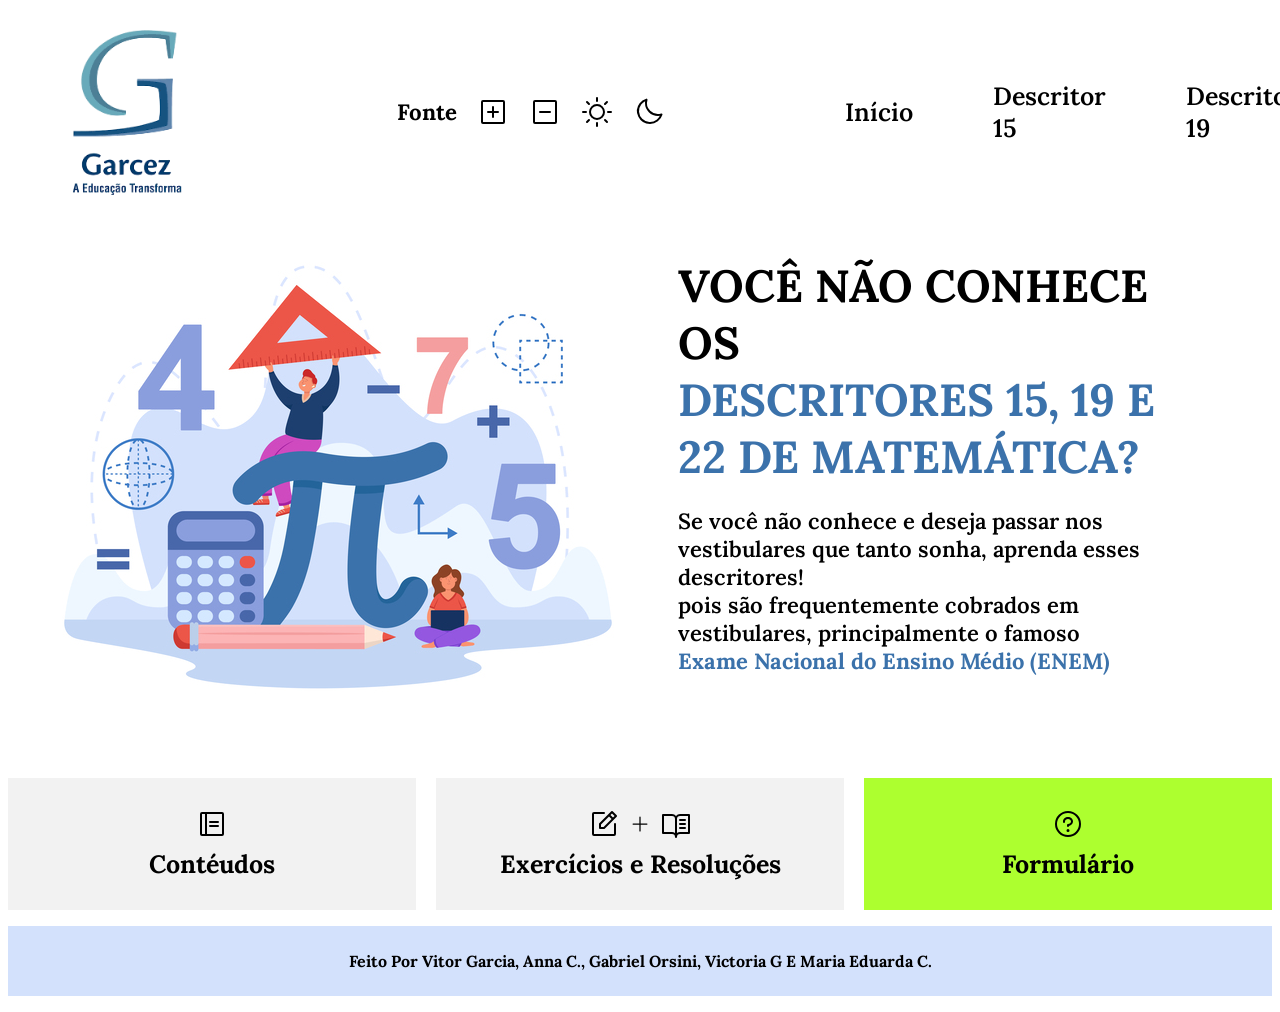
<file: index.html>
<!DOCTYPE html>
<html lang="pt-br">

<head>
    <meta charset="UTF-8">
    <meta http-equiv="X-UA-Compatible" content="IE=edge">
    <meta name="viewport" content="width=device-width, initial-scale=1.0">
    <link rel="stylesheet" href="style.css">
    <link rel="preconnect" href="https://fonts.googleapis.com">
    <link rel="preconnect" href="https://fonts.gstatic.com" crossorigin>
    <script src="jquery.js" defer></script>
    <link href="https://fonts.googleapis.com/css2?family=Lora:ital,wght@0,400..700;1,400..700&display=swap"
        rel="stylesheet">
    <script src="https://code.jquery.com/jquery-3.7.1.js"
        integrity="sha256-eKhayi8LEQwp4NKxN+CfCh+3qOVUtJn3QNZ0TciWLP4=" crossorigin="anonymous"></script>
    <title>Projeto Descritores</title>
</head>

<body class="lora">
    <header>
        <div class="MenuHeader">
            <img src="LogoGarcez.png" class="LogoGarcez NoFilter">
            <ol class="OrderItensMenu">
                <li class="Fontli">
                    <div class="FontEdit">
                        <h3 class="TextFontEdit">Fonte</h3>
                        <img src="plus-square.svg" alt="Aumento de Fonte" class="AumentarFonte">
                        <img src="minus-square.svg" alt="Diminuir Fonte" class="DiminuirFonte">
                        <img src="sun.svg" alt="Claro" class="FundoClaro">
                        <img src="moon.svg" alt="Escuro" class="FundoEscuro">
                    </div>
                </li>
                <li><a href="index.html">Início</a></li>
                <li><a href="Descritor15.html">Descritor 15</a></li>
                <li><a href="Descritor19.html">Descritor 19</a></li>
                <li><a href="Descritor22.html">Descritor 22</a></li>
            </ol>
        </div>
    </header>
    <section id="SlideHome">
        <img src="ImagemInicial.jpg" class="ImagemSlide">
        <div class="TextoSlide">
            <h2>Você não conhece os <br><span class="DestaqueFrase"> descritores 15, 19 e 22 de Matemática?</span></h2>
            <p>Se você não conhece e deseja passar nos vestibulares que tanto sonha, aprenda esses descritores!<br> pois
                são
                frequentemente cobrados em vestibulares, principalmente o famoso<br><span class="DestaqueFrase"> Exame
                    Nacional do Ensino Médio (ENEM)</span>
            </p>
        </div>
    </section>
    <section id="InfoDesc">
        <div class="BoxDesc BoxDesc1">
            <img src="notebook.svg" class="IconeBoxDesc BoxDesc1">
            <h4>Contéudos</h4>
            <div class="SelectDescritores SlideLinkConteudos displaynone">
                <a href="Descritor15.html">
                    <h4>Descritor 15</h4>
                </a>
                <a href="Descritor19.html">
                    <h4>Descritor 19</h4>
                </a>
                <a href="Descritor22.html">
                    <h4>Descritor 22</h4>
                </a>
            </div>
        </div>
        <div class="BoxDesc BoxDesc2">
            <div class="ItensBox">
                <div class="IconsBox">
                    <img src="note-pencil.svg" class="IconeBoxDesc BoxDesc1"><img src="plus.svg"
                        class="IconeBoxDesc BoxDesc1 PlusIcon"><img src="book-open-text.svg" class="IconeBoxDesc BoxDesc1">
                </div>
                <h4>Exercícios e Resoluções</h4>
            </div>
            <div class="SelectDescritores SlideLinkExerc displaynone">
                <a href="Descritor15.html">
                    <h4>Descritor 15</h4>
                </a>
                <a href="Descritor19.html">
                    <h4>Descritor 19</h4>
                </a>
                <a href="Descritor22.html">
                    <h4>Descritor 22</h4>
                </a>
            </div>
        </div>
        <div class="BoxDesc BoxDesc4">
            <img src="question.svg" class="IconeBoxDesc BoxDesc1">
            <h4 class="SlideForm">Formulário</h4>
            <div class="SelectDescritores SlideLinkForm displaynone">
                <a
                    href="https://docs.google.com/forms/d/e/1FAIpQLSdbkL9qC94tm0UdOYwMH_DcyF7UCLGTzrGEkCjVICwkDyb1ow/viewform?usp=header">
                    <h4>Descritor 15</h4>
                </a>
                <a
                    href="https://docs.google.com/forms/d/e/1FAIpQLSegiKS-7MsleckZM6lScFOgL7s2Eqm52YU-xeF4rBx6DcRyNw/viewform">
                    <h4>Descritor 19</h4>
                </a>
                <a
                    href="https://docs.google.com/forms/d/e/1FAIpQLSfGC9x-3KBnA1hMh3zB_QRE6SvQz9oqa_OpZEfAOtMI3tONGg/viewform?usp=header">
                    <h4>Descritor 22</h4>
                </a>
            </div>
        </div>
    </section>

    <footer>
        <p>feito por Vitor Garcia, Anna C., Gabriel Orsini, Victoria G e Maria Eduarda C.</p>
    </footer>
</body>

</html>
</file>
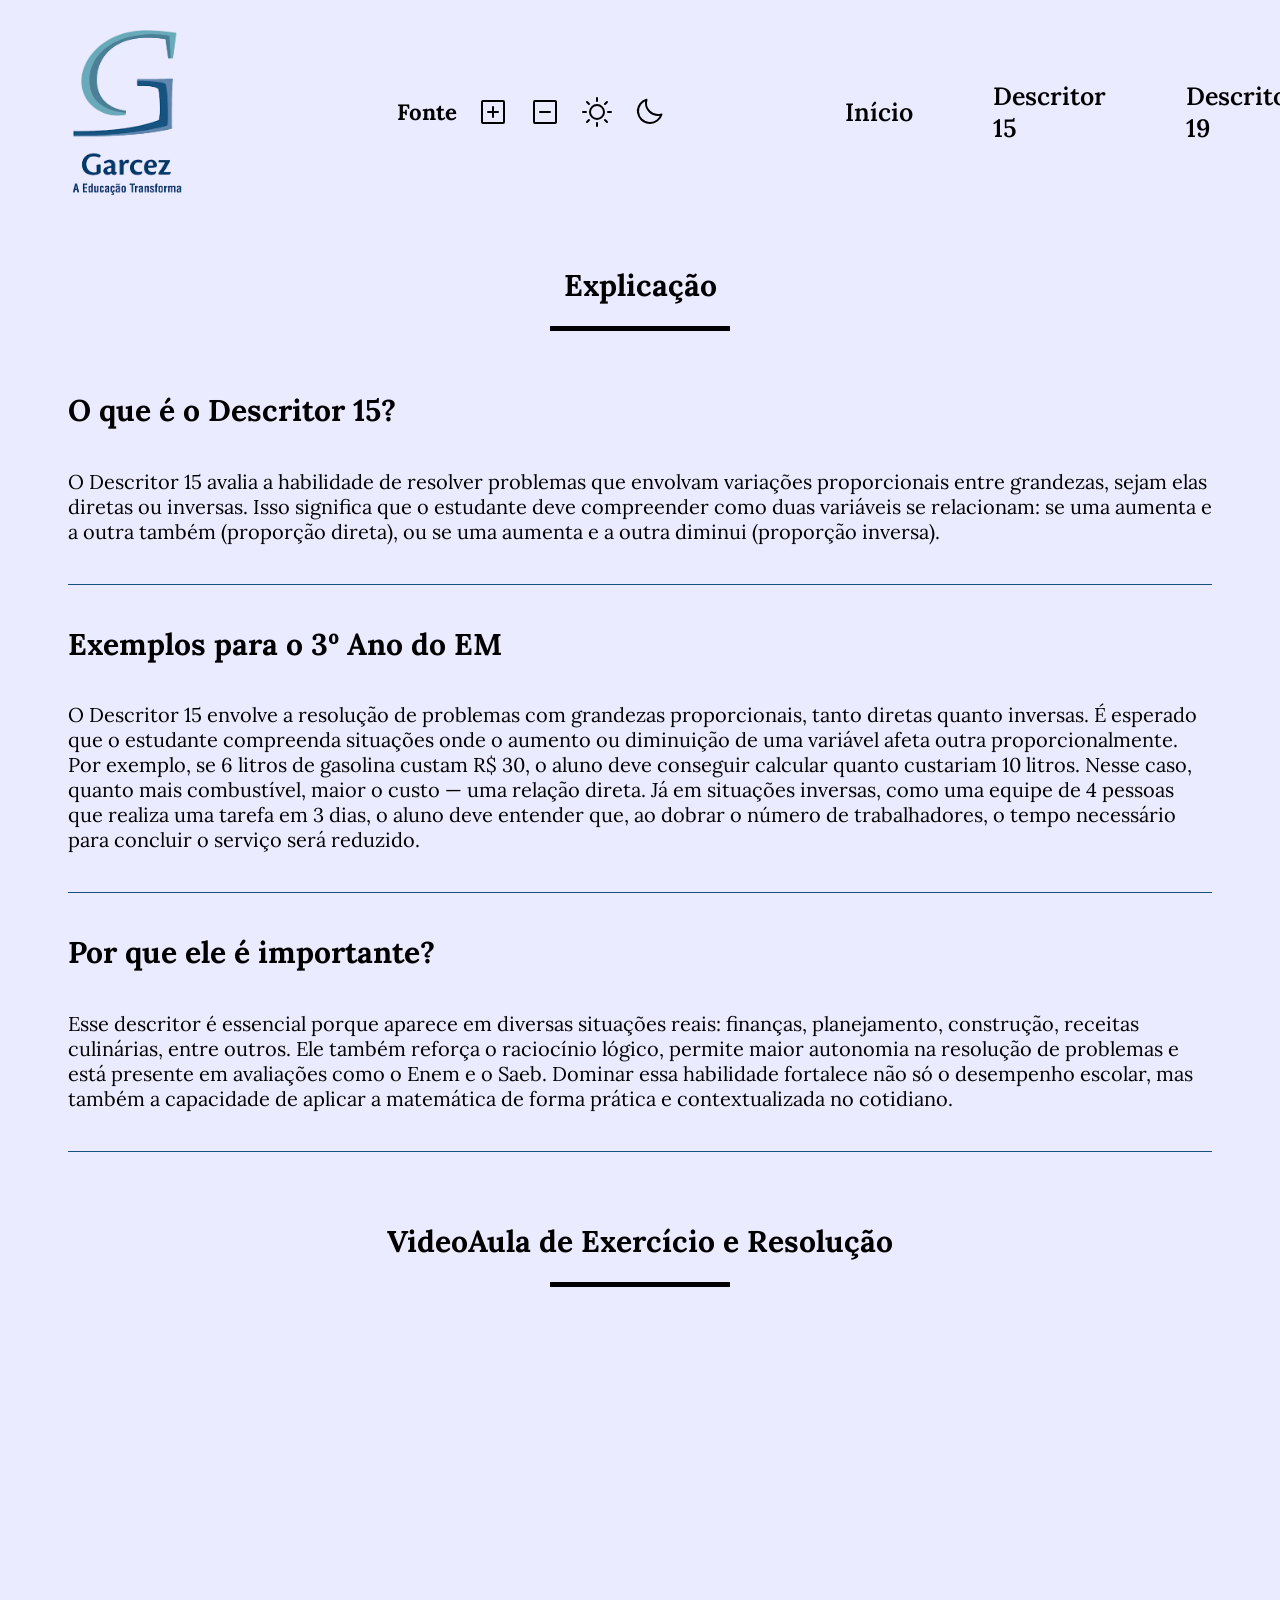
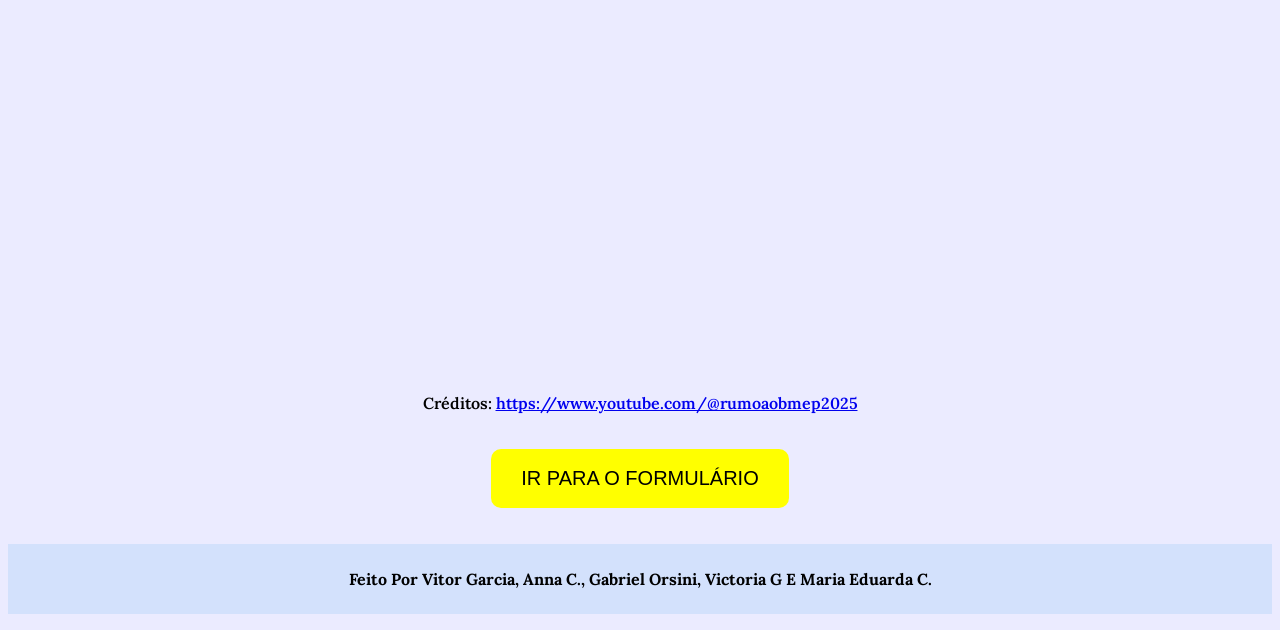
<file: Descritor15.html>
<!DOCTYPE html>
<html lang="pt-br">

<head>
    <meta charset="UTF-8">
    <meta http-equiv="X-UA-Compatible" content="IE=edge">
    <meta name="viewport" content="width=device-width, initial-scale=1.0">
    <link rel="stylesheet" href="style.css">
    <link rel="preconnect" href="https://fonts.googleapis.com">
    <link rel="preconnect" href="https://fonts.gstatic.com" crossorigin>
    <script src="jquery.js" defer></script>
    <link href="https://fonts.googleapis.com/css2?family=Lora:ital,wght@0,400..700;1,400..700&display=swap"
        rel="stylesheet">
    <script src="https://code.jquery.com/jquery-3.7.1.js"
        integrity="sha256-eKhayi8LEQwp4NKxN+CfCh+3qOVUtJn3QNZ0TciWLP4=" crossorigin="anonymous"></script>
    <title>Descritor 15 - Projeto Descritores</title>
</head>

<body class="lora d15bdy">
    <header>
        <div class="MenuHeader">
            <img src="LogoGarcez.png" class="LogoGarcez NoFilter">
            <ol class="OrderItensMenu">
                <li class="Fontli">
                    <div class="FontEdit">
                        <h3 class="TextFontEdit">Fonte</h3>
                        <img src="plus-square.svg" alt="Aumento de Fonte" class="AumentarFonte">
                        <img src="minus-square.svg" alt="Diminuir Fonte" class="DiminuirFonte">
                        <img src="sun.svg" alt="Claro" class="FundoClaro">
                        <img src="moon.svg" alt="Escuro" class="FundoEscuro">
                    </div>
                </li>
                <li><a href="index.html">Início</a></li>
                <li><a href="Descritor15.html" class="Desc15">Descritor 15</a></li>
                <li><a href="Descritor19.html" class="Desc19">Descritor 19</a></li>
                <li><a href="Descritor22.html" class="Desc22">Descritor 22</a></li>
            </ol>
        </div>
    </header>
    <section id="Conteudo15">
        <div class="Explicacao15 Desativado explicacao" id="explicacao15">
            <div class="Titulos15">
                <h3>Explicação</h3>
                <div class="LineTitulo"></div>
            </div>
            <h4>O que é o Descritor 15?</h4>
            <p>O Descritor 15 avalia a habilidade de resolver problemas que envolvam variações proporcionais entre
                grandezas, sejam elas diretas ou inversas. Isso significa que o estudante deve compreender como duas
                variáveis se relacionam: se uma aumenta e a outra também (proporção direta), ou se uma aumenta e a outra
                diminui (proporção inversa).</p>
            <div class="LineLight"></div>

            <h4>Exemplos para o 3º Ano do EM</h4>

            <p>O Descritor 15 envolve a resolução de problemas com grandezas proporcionais, tanto diretas quanto
                inversas. É esperado que o estudante compreenda situações onde o aumento ou diminuição de uma variável
                afeta outra proporcionalmente. Por exemplo, se 6 litros de gasolina custam R$ 30, o aluno deve conseguir
                calcular quanto custariam 10 litros. Nesse caso, quanto mais combustível, maior o custo — uma relação
                direta. Já em situações inversas, como uma equipe de 4 pessoas que realiza uma tarefa em 3 dias, o aluno
                deve entender que, ao dobrar o número de trabalhadores, o tempo necessário para concluir o serviço será
                reduzido.</p>

            <div class="LineLight"></div>

            <h4>Por que ele é importante?</h4>
            <p>Esse descritor é essencial porque aparece em diversas situações reais: finanças, planejamento,
                construção, receitas culinárias, entre outros. Ele também reforça o raciocínio lógico, permite maior
                autonomia na resolução de problemas e está presente em avaliações como o Enem e o Saeb. Dominar essa
                habilidade fortalece não só o desempenho escolar, mas também a capacidade de aplicar a matemática de
                forma prática e contextualizada no cotidiano.</p>

            <div class="LineLight"></div>
        </div>
        <div class="VideoAula15 Desativado videoaula" id="videoaula15">
            <div class="Titulos15">
                <h3>VideoAula de Exercício e Resolução</h3>
                <div class="LineTitulo"></div>
            </div>

            <iframe width="1120" height="630" src="https://www.youtube.com/embed/Cfc00XscSss?si=tvPE0BNGA1VH0_Kw"
                title="YouTube video player" frameborder="0"
                allow="accelerometer; autoplay; clipboard-write; encrypted-media; gyroscope; picture-in-picture; web-share"
                referrerpolicy="strict-origin-when-cross-origin" allowfullscreen></iframe>

            <p>Créditos: <a href="https://www.youtube.com/@rumoaobmep2025">https://www.youtube.com/@rumoaobmep2025</a>
            </p>
            <a target="_blank" class="EditTextButton"
                href="https://docs.google.com/forms/d/e/1FAIpQLSdbkL9qC94tm0UdOYwMH_DcyF7UCLGTzrGEkCjVICwkDyb1ow/viewform"><button
                    class="FormButton">Ir para o Formulário</button></a>
        </div>
    </section>
    <footer>
        <p>feito por Vitor Garcia, Anna C., Gabriel Orsini, Victoria G e Maria Eduarda C.</p>
    </footer>
</body>
</file>
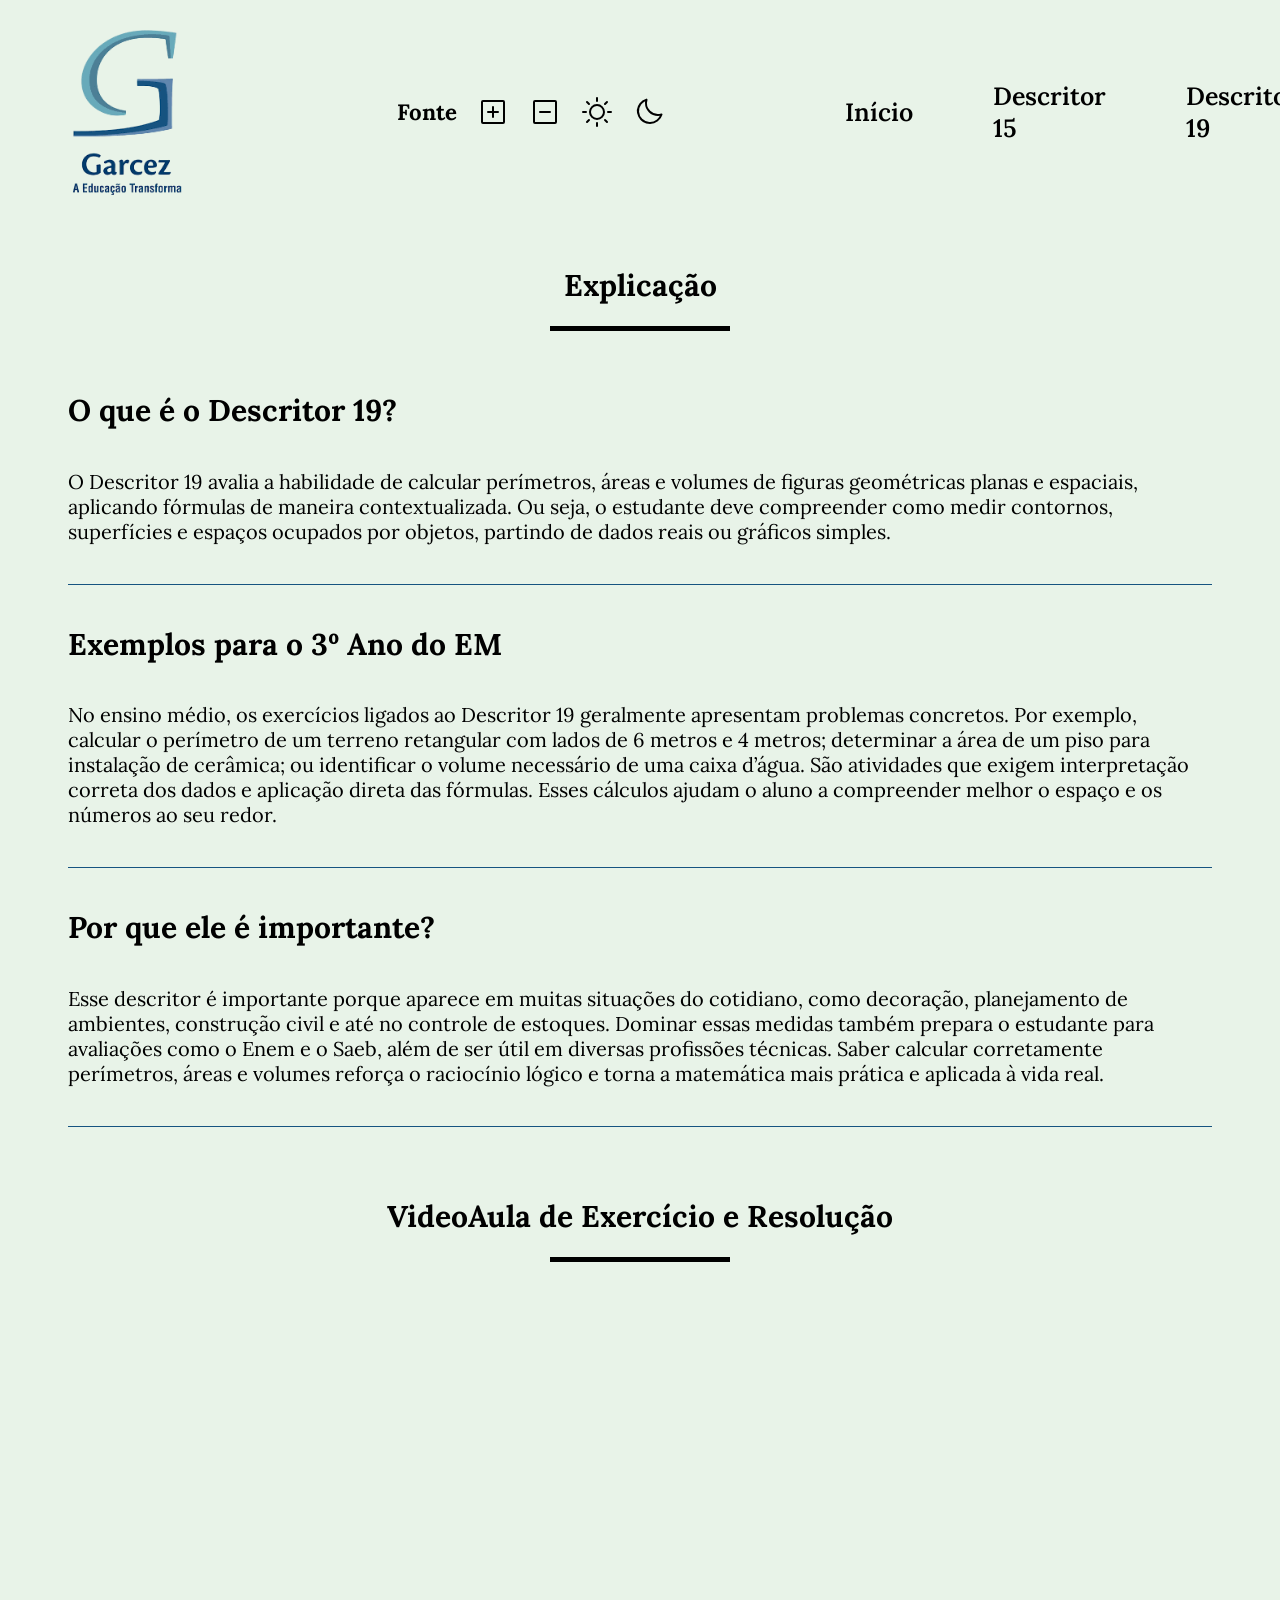
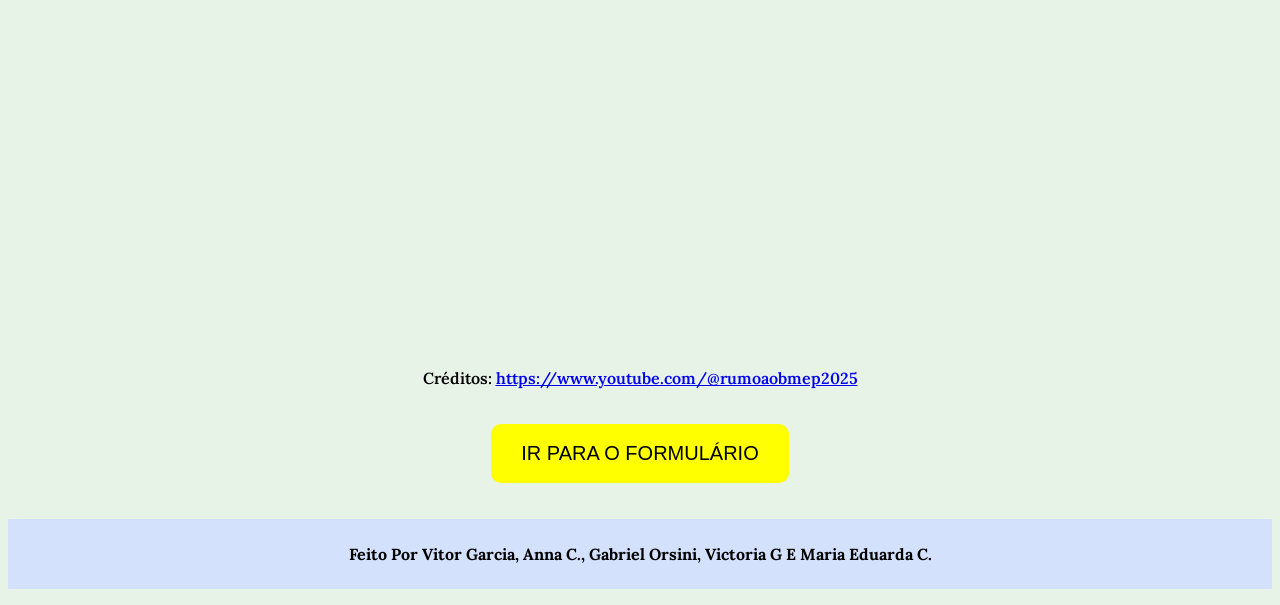
<file: Descritor19.html>
<!DOCTYPE html>
<html lang="pt-br">

<head>
    <meta charset="UTF-8">
    <meta http-equiv="X-UA-Compatible" content="IE=edge">
    <meta name="viewport" content="width=device-width, initial-scale=1.0">
    <link rel="stylesheet" href="style.css">
    <link rel="preconnect" href="https://fonts.googleapis.com">
    <link rel="preconnect" href="https://fonts.gstatic.com" crossorigin>
    <script src="jquery.js" defer></script>
    <link href="https://fonts.googleapis.com/css2?family=Lora:ital,wght@0,400..700;1,400..700&display=swap"
        rel="stylesheet">
    <script src="https://code.jquery.com/jquery-3.7.1.js"
        integrity="sha256-eKhayi8LEQwp4NKxN+CfCh+3qOVUtJn3QNZ0TciWLP4=" crossorigin="anonymous"></script>
    <title>Descritor 19 - Projeto Descritores</title>
</head>

<body class="lora d19bdy">
    <header>
        <div class="MenuHeader">
            <img src="LogoGarcez.png" class="LogoGarcez NoFilter">
            <ol class="OrderItensMenu">
                <li class="Fontli">
                    <div class="FontEdit">
                        <h3 class="TextFontEdit">Fonte</h3>
                        <img src="plus-square.svg" alt="Aumento de Fonte" class="AumentarFonte">
                        <img src="minus-square.svg" alt="Diminuir Fonte" class="DiminuirFonte">
                        <img src="sun.svg" alt="Claro" class="FundoClaro">
                        <img src="moon.svg" alt="Escuro" class="FundoEscuro">
                    </div>
                </li>
                <li><a href="index.html">Início</a></li>
                <li><a href="Descritor15.html" class="Desc15">Descritor 15</a></li>
                <li><a href="Descritor19.html" class="Desc19">Descritor 19</a></li>
                <li><a href="Descritor22.html" class="Desc22">Descritor 22</a></li>
            </ol>
        </div>
    </header>
    <section id="Conteudo19">
        <div class="Explicacao19 Desativado explicacao" id="explicacao19">
            <div class="Titulos15">
                <h3>Explicação</h3>
                <div class="LineTitulo"></div>
            </div>
            <h4>O que é o Descritor 19?</h4>
            <p>O Descritor 19 avalia a habilidade de calcular perímetros, áreas e volumes de figuras geométricas planas
                e espaciais, aplicando fórmulas de maneira contextualizada. Ou seja, o estudante deve compreender como
                medir contornos, superfícies e espaços ocupados por objetos, partindo de dados reais ou gráficos
                simples.</p>
            <div class="LineLight"></div>

            <h4>Exemplos para o 3º Ano do EM</h4>

            <p>No ensino médio, os exercícios ligados ao Descritor 19 geralmente apresentam problemas concretos. Por
                exemplo, calcular o perímetro de um terreno retangular com lados de 6 metros e 4 metros; determinar a
                área de um piso para instalação de cerâmica; ou identificar o volume necessário de uma caixa d’água. São
                atividades que exigem interpretação correta dos dados e aplicação direta das fórmulas. Esses cálculos
                ajudam o aluno a compreender melhor o espaço e os números ao seu redor.</p>

            <div class="LineLight"></div>

            <h4>Por que ele é importante?</h4>
            <p>Esse descritor é importante porque aparece em muitas situações do cotidiano, como decoração, planejamento de ambientes, construção civil e até no controle de estoques. Dominar essas medidas também prepara o estudante para avaliações como o Enem e o Saeb, além de ser útil em diversas profissões técnicas. Saber calcular corretamente perímetros, áreas e volumes reforça o raciocínio lógico e torna a matemática mais prática e aplicada à vida real.</p>

            <div class="LineLight"></div>
        </div>
        <div class="VideoAula19 Desativado videoaula" id="videoaula19">
            <div class="Titulos15">
                <h3>VideoAula de Exercício e Resolução</h3>
                <div class="LineTitulo"></div>
            </div>

            <iframe width="1120" height="630" src="https://www.youtube.com/embed/xL6oxOuUTGQ?si=dHh9RHKe7bfcdz8k" title="YouTube video player" frameborder="0" allow="accelerometer; autoplay; clipboard-write; encrypted-media; gyroscope; picture-in-picture; web-share" referrerpolicy="strict-origin-when-cross-origin" allowfullscreen></iframe>

            <p>Créditos: <a href="https://www.youtube.com/@rumoaobmep2025">https://www.youtube.com/@rumoaobmep2025</a>
            </p>
            <a target="_blank" class="EditTextButton"
                href="https://docs.google.com/forms/d/e/1FAIpQLSegiKS-7MsleckZM6lScFOgL7s2Eqm52YU-xeF4rBx6DcRyNw/viewform"><button
                    class="FormButton">Ir para o Formulário</button></a>
        </div>
    </section>
    <footer>
        <p>feito por Vitor Garcia, Anna C., Gabriel Orsini, Victoria G e Maria Eduarda C.</p>
    </footer>
</body>
</file>
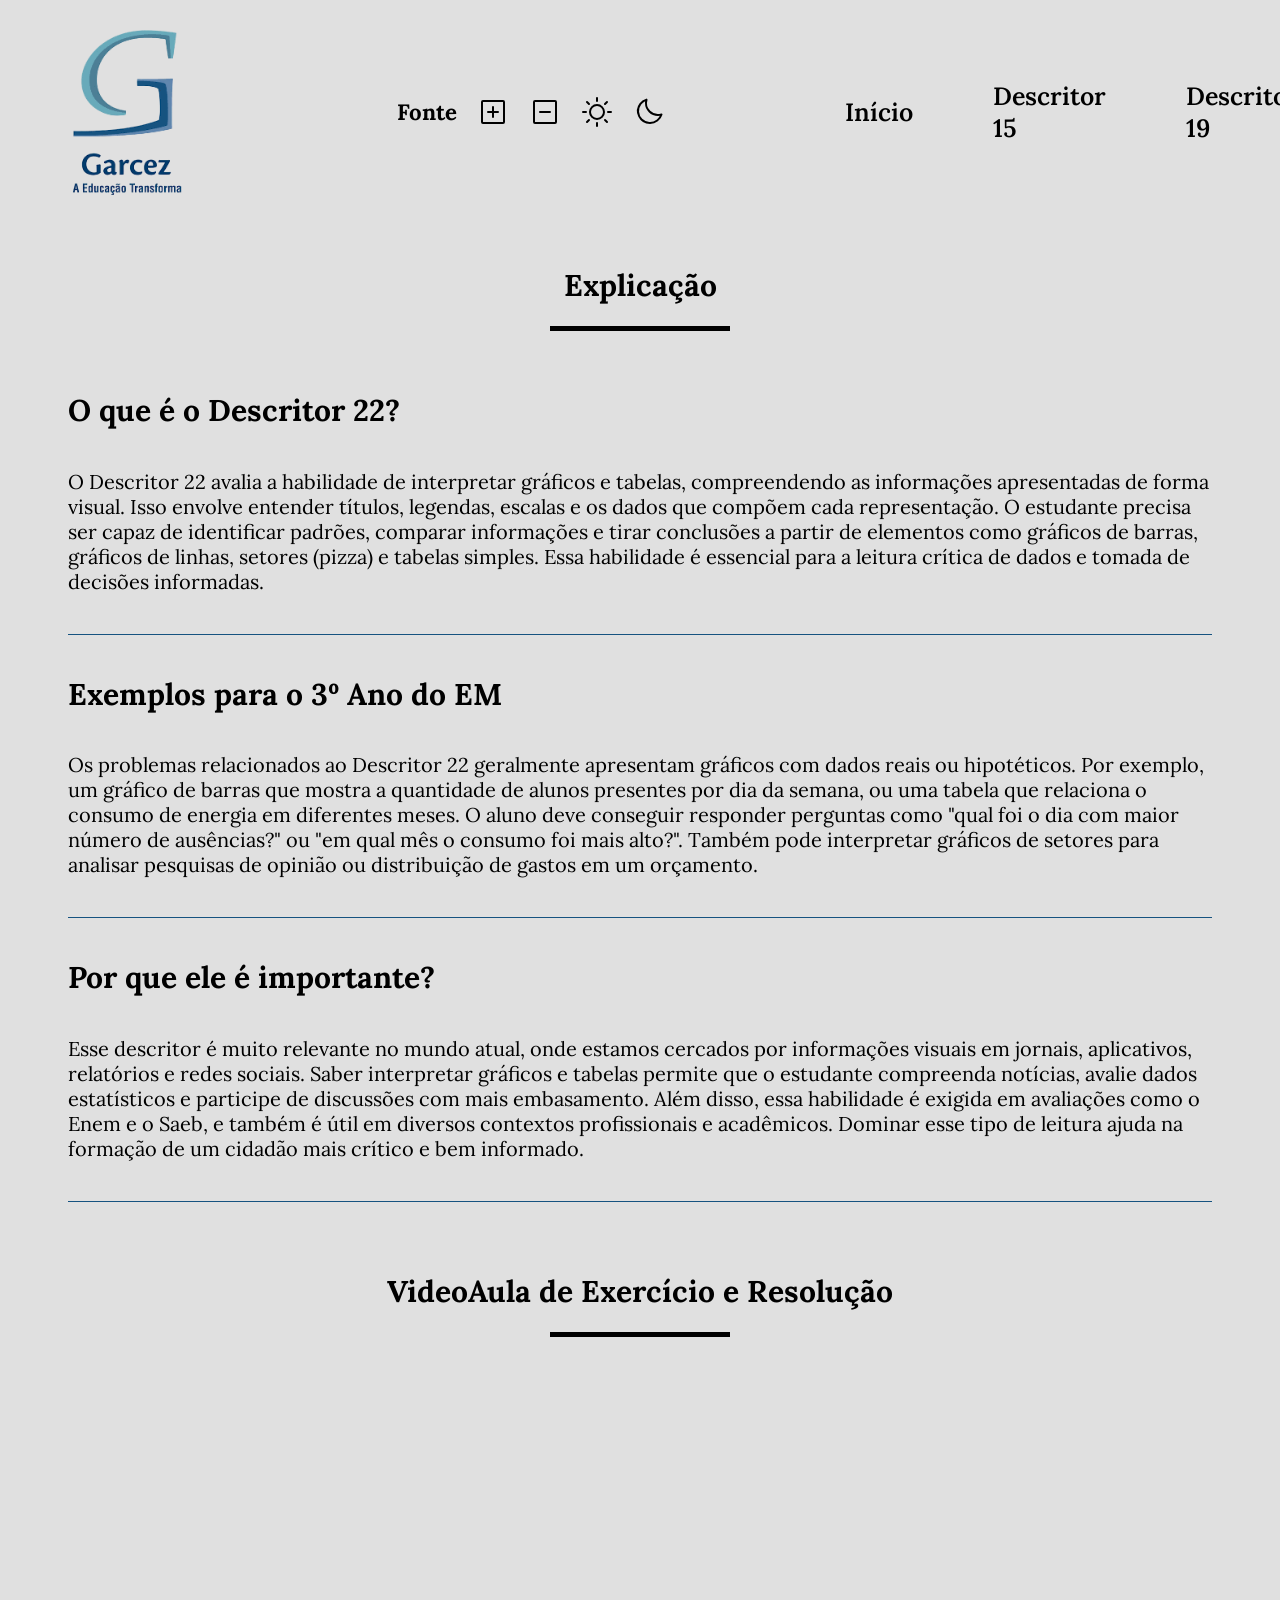
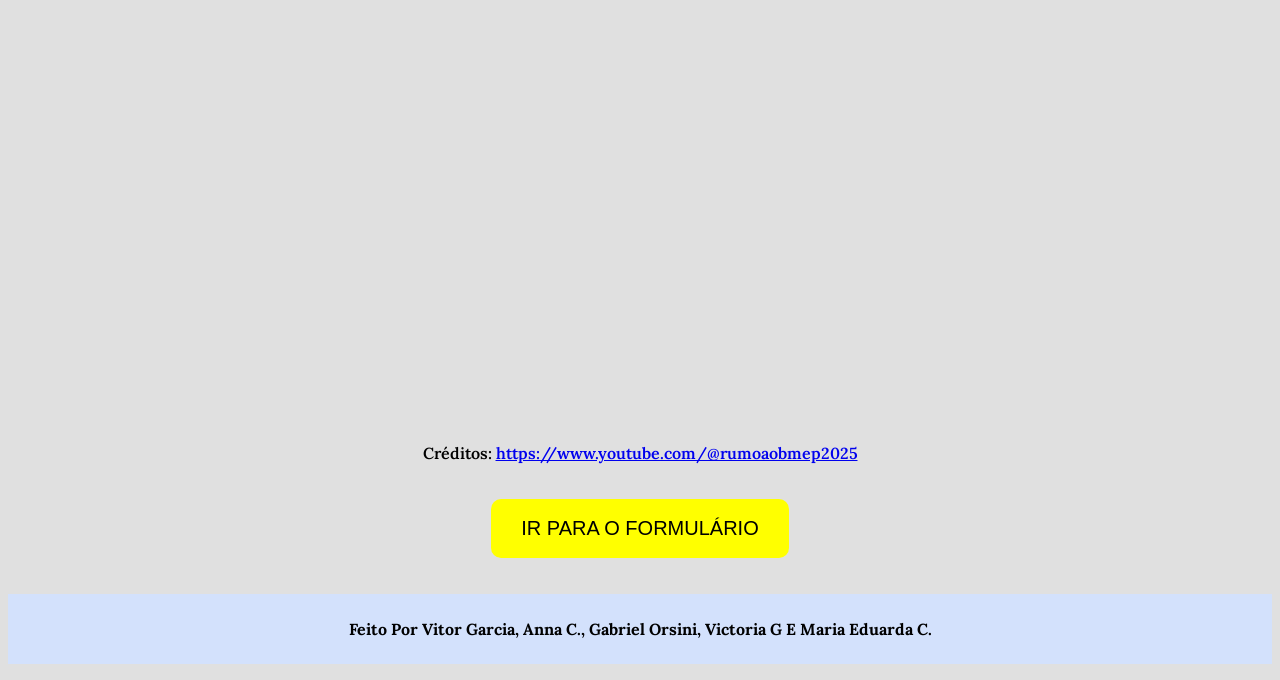
<file: Descritor22.html>
<!DOCTYPE html>
<html lang="pt-br">

<head>
    <meta charset="UTF-8">
    <meta http-equiv="X-UA-Compatible" content="IE=edge">
    <meta name="viewport" content="width=device-width, initial-scale=1.0">
    <link rel="stylesheet" href="style.css">
    <link rel="preconnect" href="https://fonts.googleapis.com">
    <link rel="preconnect" href="https://fonts.gstatic.com" crossorigin>
    <script src="jquery.js" defer></script>
    <link href="https://fonts.googleapis.com/css2?family=Lora:ital,wght@0,400..700;1,400..700&display=swap"
        rel="stylesheet">
    <script src="https://code.jquery.com/jquery-3.7.1.js"
        integrity="sha256-eKhayi8LEQwp4NKxN+CfCh+3qOVUtJn3QNZ0TciWLP4=" crossorigin="anonymous"></script>
    <title>Descritor 22 - Projeto Descritores</title>
</head>

<body class="lora d22bdy">
    <header>
        <div class="MenuHeader">
            <img src="LogoGarcez.png" class="LogoGarcez NoFilter">
            <ol class="OrderItensMenu">
                <li class="Fontli">
                    <div class="FontEdit">
                        <h3 class="TextFontEdit">Fonte</h3>
                        <img src="plus-square.svg" alt="Aumento de Fonte" class="AumentarFonte">
                        <img src="minus-square.svg" alt="Diminuir Fonte" class="DiminuirFonte">
                        <img src="sun.svg" alt="Claro" class="FundoClaro">
                        <img src="moon.svg" alt="Escuro" class="FundoEscuro">
                    </div>
                </li>
                <li><a href="index.html">Início</a></li>
                <li><a href="Descritor15.html" class="Desc15">Descritor 15</a></li>
                <li><a href="Descritor19.html" class="Desc19">Descritor 19</a></li>
                <li><a href="Descritor22.html" class="Desc22">Descritor 22</a></li>
            </ol>
        </div>
    </header>
    <section id="Conteudo19">
        <div class="Explicacao19 Desativado explicacao" id="explicacao19">
            <div class="Titulos15">
                <h3>Explicação</h3>
                <div class="LineTitulo"></div>
            </div>
            <h4>O que é o Descritor 22?</h4>
            <p>O Descritor 22 avalia a habilidade de interpretar gráficos e tabelas, compreendendo as informações
                apresentadas de forma visual. Isso envolve entender títulos, legendas, escalas e os dados que compõem
                cada representação. O estudante precisa ser capaz de identificar padrões, comparar informações e tirar
                conclusões a partir de elementos como gráficos de barras, gráficos de linhas, setores (pizza) e tabelas
                simples. Essa habilidade é essencial para a leitura crítica de dados e tomada de decisões informadas.
            </p>
            <div class="LineLight"></div>

            <h4>Exemplos para o 3º Ano do EM</h4>

            <p>Os problemas relacionados ao Descritor 22 geralmente apresentam gráficos com dados reais ou hipotéticos.
                Por exemplo, um gráfico de barras que mostra a quantidade de alunos presentes por dia da semana, ou uma
                tabela que relaciona o consumo de energia em diferentes meses. O aluno deve conseguir responder
                perguntas como "qual foi o dia com maior número de ausências?" ou "em qual mês o consumo foi mais
                alto?". Também pode interpretar gráficos de setores para analisar pesquisas de opinião ou distribuição
                de gastos em um orçamento.</p>

            <div class="LineLight"></div>

            <h4>Por que ele é importante?</h4>
            <p>Esse descritor é muito relevante no mundo atual, onde estamos cercados por informações visuais em
                jornais, aplicativos, relatórios e redes sociais. Saber interpretar gráficos e tabelas permite que o
                estudante compreenda notícias, avalie dados estatísticos e participe de discussões com mais embasamento.
                Além disso, essa habilidade é exigida em avaliações como o Enem e o Saeb, e também é útil em diversos
                contextos profissionais e acadêmicos. Dominar esse tipo de leitura ajuda na formação de um cidadão mais
                crítico e bem informado.</p>

            <div class="LineLight"></div>
        </div>
        <div class="VideoAula19 Desativado videoaula" id="videoaula19">
            <div class="Titulos15">
                <h3>VideoAula de Exercício e Resolução</h3>
                <div class="LineTitulo"></div>
            </div>

            <iframe width="1120" height="630" src="https://www.youtube.com/embed/v5Bj--qBCy0?si=FIC7gcLWMPj2heFr"
                title="YouTube video player" frameborder="0"
                allow="accelerometer; autoplay; clipboard-write; encrypted-media; gyroscope; picture-in-picture; web-share"
                referrerpolicy="strict-origin-when-cross-origin" allowfullscreen></iframe>

            <p>Créditos: <a href="https://www.youtube.com/@rumoaobmep2025">https://www.youtube.com/@rumoaobmep2025</a>
            </p>
            <a target="_blank" class="EditTextButton"
                href="https://docs.google.com/forms/d/e/1FAIpQLSfGC9x-3KBnA1hMh3zB_QRE6SvQz9oqa_OpZEfAOtMI3tONGg/viewform?usp=header"><button
                    class="FormButton">Ir para o Formulário</button></a>
        </div>
    </section>
    <footer>
        <p>feito por Vitor Garcia, Anna C., Gabriel Orsini, Victoria G e Maria Eduarda C.</p>
    </footer>
</body>
</file>
<file: style.css>
:root {
    --branco: white;
    --preto: black;
}

.MenuHeader {
    display: flex;
    flex-direction: row;
    flex-wrap: nowrap;
    align-items: center;
    padding: 0px 40px;
}

ol.OrderItensMenu {
    margin: 0px !important;
    padding: 0px 100px;
    list-style: none;
    display: flex;
    flex-direction: row;
    flex-wrap: nowrap;
    align-items: center;
    gap: 80px;
    width: 100%;
    justify-content: flex-end;
}

img.LogoGarcez {
    width: 160px;
}

.OrderItensMenu a {
    text-decoration: none;
    font-size: 25px;
    color: black;
}

.lora {
    font-family: "Lora", serif;
    font-optical-sizing: auto;
    font-weight: 600;
    font-style: normal;
}

.OrderItensMenu li:hover {
    transform: translateY(-10px);
}

.OrderItensMenu li {
    transition: all .5s;
}

#SlideHome {
    display: flex;
    align-items: center;
    padding: 30px 30px 70px 30px;
    justify-content: center;
}

.TextoSlide {
    padding: 0px 40px;
    width: 100%;
}

#SlideHome h2 {
    font-size: 45px;
    text-transform: uppercase;
    margin: 0px 0px;
}

.TextoSlide p {
    font-size: 22px;
}

section#InfoDesc {
    display: flex;
    align-items: center;
    justify-content: center;
    gap: 20px;
}

.BoxDesc {
    background: #f2f2f2;
    padding: 30px 20px;
    width: 100%;
    display: flex;
    flex-direction: column;
    justify-content: center;
    align-items: center;
    transition: all .5s;
}

.BoxDesc h4 {
    margin: 8px 10px 0px;
    font-size: 25px;
}

.displaynone {
    display: none;
}

.BoxDesc:hover {
    cursor: pointer;
    background: yellow;
    transform: translateY(-15px);
}

.NewOrderItens {
    display: flex !important;
    margin: 10px 0px 0px 0px;
}

.ImagemSlide {
    animation: flutuar 3s ease-in-out infinite;
}

@keyframes flutuar {
    0% {
        transform: translateY(0);
    }

    50% {
        transform: translateY(-20px);
    }

    100% {
        transform: translateY(0);
    }
}

.SelectDescritores a {
    text-decoration: none;
    color: black;
    transition: all .5s;
}


.SelectDescritores a h4 {
    font-size: 20px !important;
}

.SelectDescritores {
    /* display: flex !important; */
    /* margin: 10px 0px 0px 0px; */
}

.SelectDescritores a:hover {
    transform: translateY(8px);
}

.BoxDesc4 {
    background: greenyellow;
}

footer p {
    text-align: center;
    padding: 25px 0px;
    font-size: 16px;
    text-transform: capitalize;
    font-weight: bold;
    background: #D3E1FC;
}

.FontEdit {
    display: flex;
    gap: 20px;
    padding: 0px 100px;
    font-size: 19px;
}

li.Fontli:hover {
    transform: translateY(0px);
}

.FontEdit img:hover {
    scale: 1.1;
}

.FontEdit img {
    cursor: pointer;
    transition: all .5s;
}

html.FundoEscuro {
    background-color: black;
}

html.FundoClaro {
    background-color: var(--branco);
}

.TextoBranco {
    filter: invert(1);
}

.BoxDark {
    background-color: var(--preto);
}

.DestaqueFrase {
    color: #3B72AB;
    font-weight: bold;
}

.NoFilter {
    filter: none;
}

.Titulos15 {
    display: flex;
    flex-direction: column;
    align-items: center;
    padding: 20px 0px;
}

.Titulos15 h3 {
    font-size: 30px;
    margin: 10px 0px 22px 0px;
}

.LineTitulo {
    background: black;
    height: 5px;
    width: 180px;
}

.IconsBox {
    display: flex;
    flex-direction: row;
    justify-content: center;
    gap: 10px;
}

.explicacao {
    padding: 20px 60px;
}

.explicacao h4 {
    font-size: 30px;
}

.explicacao p {
    font-size: 20px;
    font-weight: 400;
    margin-bottom: 40px;
}

.LineLight {
    height: 1px;
    width: 100%;
    background: #165380;
}

.videoaula {
    padding: 20px 60px;
    display: flex;
    flex-direction: column;
    align-items: center;
    gap: 20px;
}

.FormButton {
    border: none;
    padding: 18px 30px;
    font-size: 20px;
    background: yellow;
    text-transform: uppercase;
    color: black;
    border-radius: 10px;
    cursor: pointer;
}

a.EditTextButton {
    text-decoration: none;
    color: black;
}

.d15bdy {
    background: #0000ff14;
}

.d19bdy {
    background: #00800017;
}

.d22bdy {
    background: #8080803d;
}

@media screen and (max-width: 700px) {
    .MenuHeader {
        display: flex;
        flex-direction: column;
    }

    ol.OrderItensMenu {
        display: flex;
        flex-direction: column;
        gap: 10px;
    }

    section#SlideHome {
        display: flex;
        flex-direction: column;
    }

    img.ImagemSlide {
        width: 100%;
    }

    .TextoSlide h2 {
        font-size: 36px !important;
    }

    section#InfoDesc {
        display: flex;
        flex-direction: column;
        padding: 0px 40px;
        text-align: center;
    }

    .SelectDescritores {
        display: flex;
        flex-direction: column;
    }

    footer p {
        padding: 10px;
    }

    .videoaula iframe {
        width: 320px;
        height: 178px;
    }

    .videoaula p {
        text-align: center;
    }

    .videoaula h3 {
        text-align: center;
    }
}
</file>
